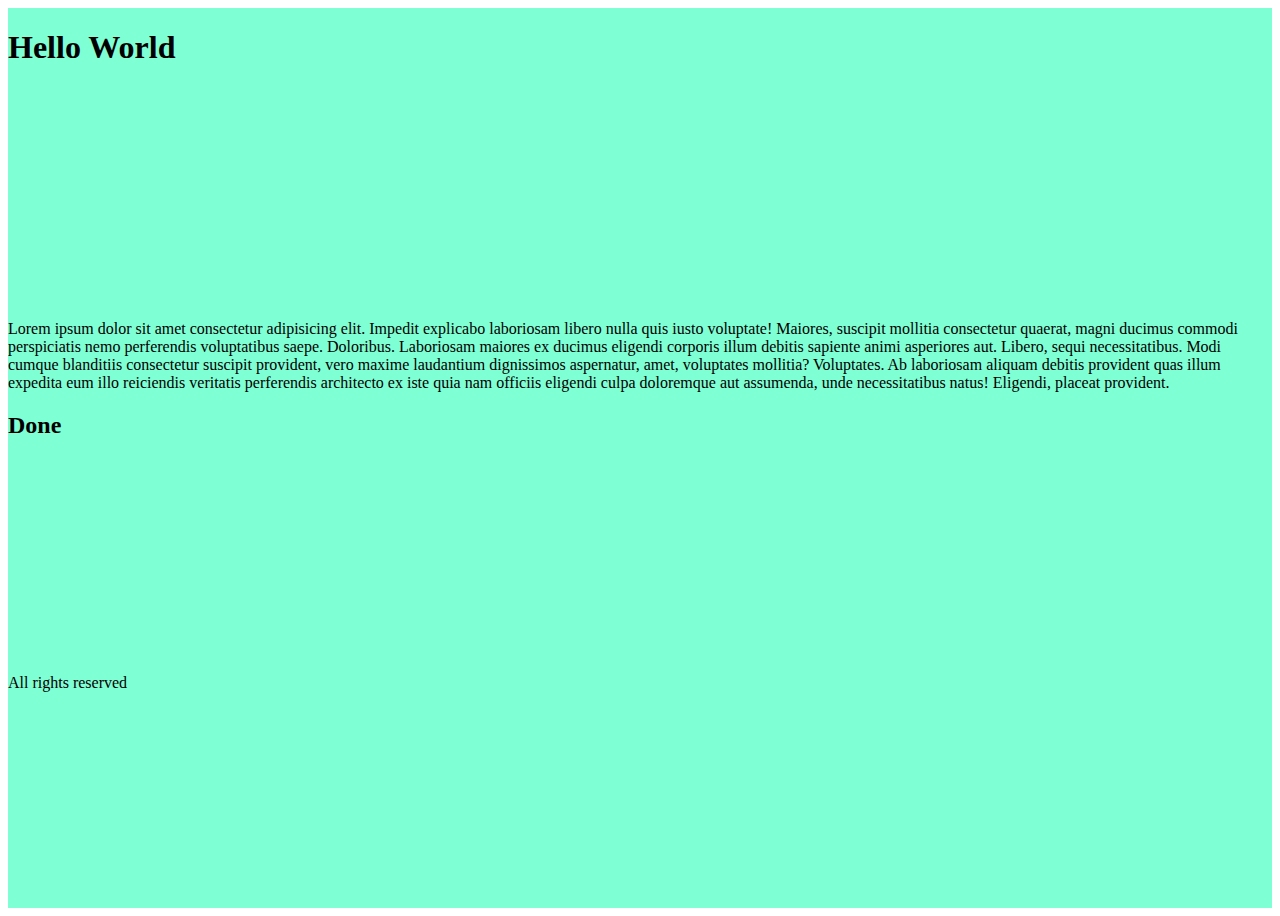
<file: stretch-experiment/index.html>
<!DOCTYPE html>
<html lang="en">

<head>
  <meta charset="UTF-8">
  <meta name="viewport" content="width=device-width, initial-scale=1.0">
  <meta http-equiv="X-UA-Compatible" content="ie=edge">
  <link rel="stylesheet" href="style.css">
  <title>Experimenting with grid: align-content</title>
</head>

<body>
  <main class="main">
    <div class="container">
      <h1>Hello World</h1>

      <section class="content">
        <p>Lorem ipsum dolor sit amet consectetur adipisicing elit. Impedit explicabo laboriosam libero nulla quis iusto
          voluptate! Maiores, suscipit mollitia consectetur quaerat, magni ducimus commodi perspiciatis nemo perferendis
          voluptatibus saepe. Doloribus. Laboriosam maiores ex ducimus eligendi corporis illum debitis sapiente animi asperiores
          aut. Libero, sequi necessitatibus. Modi cumque blanditiis consectetur suscipit provident, vero maxime laudantium
          dignissimos aspernatur, amet, voluptates mollitia? Voluptates. Ab laboriosam aliquam debitis provident quas illum
          expedita eum illo reiciendis veritatis perferendis architecto ex iste quia nam officiis eligendi culpa doloremque
          aut assumenda, unde necessitatibus natus! Eligendi, placeat provident.</p>

        <h2>Done</h2>
      </section>

      <footer>
        All rights reserved
      </footer>
    </div>
  </main>
</body>

</html>
</file>
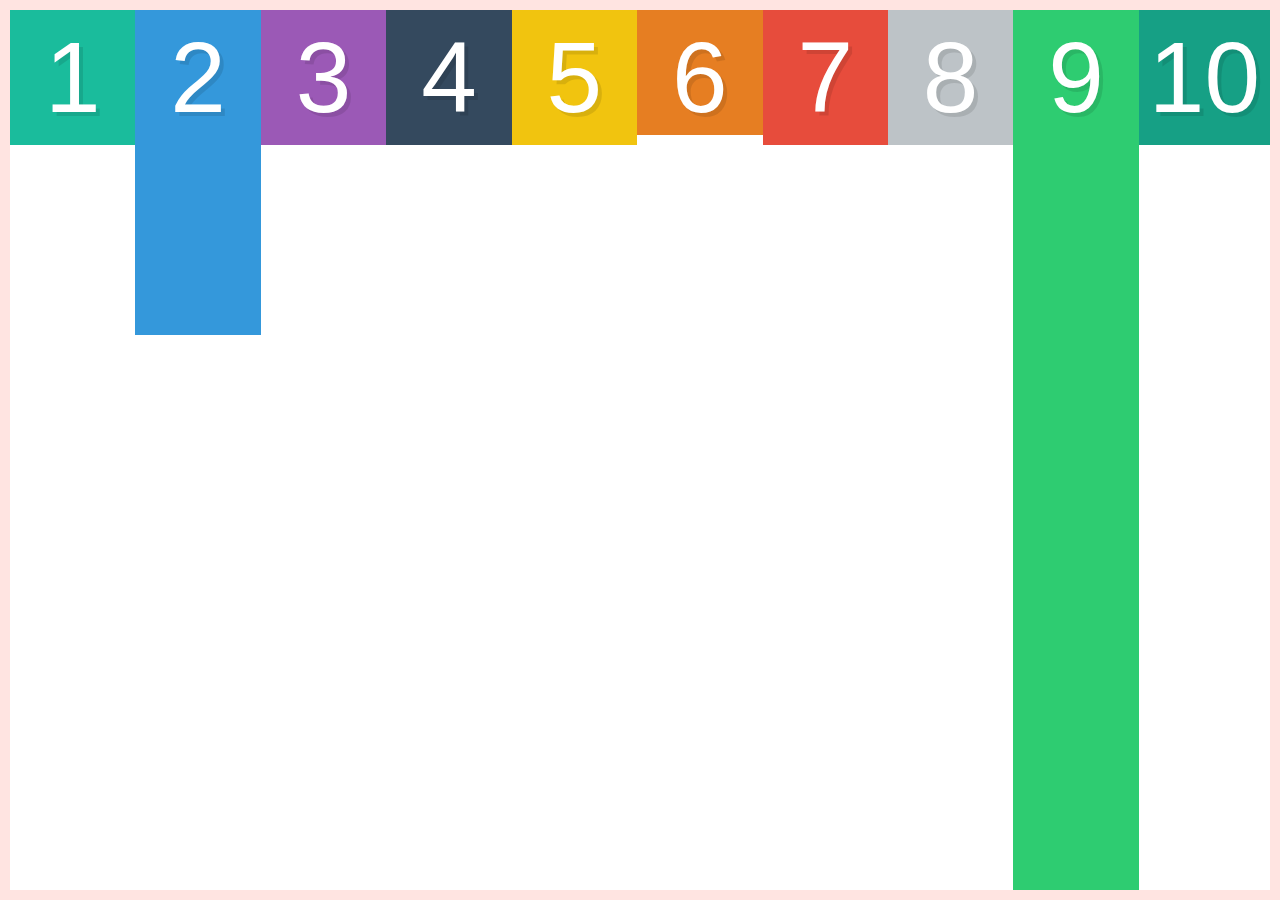
<file: What-The-Flexbox/alignment-and-centering/index.html>
<!doctype html>
<html lang="en">
<head>
  <meta charset="UTF-8">
  <title>FlexBox Tutorial</title>
  <link rel="stylesheet" href="style.css">
</head>
<body>

  <div class="container">
    <div class="box box1">1</div>
    <div class="box box2">2</div>
    <div class="box box3">3</div>
    <div class="box box4">4</div>
    <div class="box box5">5</div>
    <div class="box box6">6</div>
    <div class="box box7">7</div>
    <div class="box box8">8</div>
    <div class="box box9">9</div>
    <div class="box box10">10</div>
  </div>

</body>
</html>
</file>
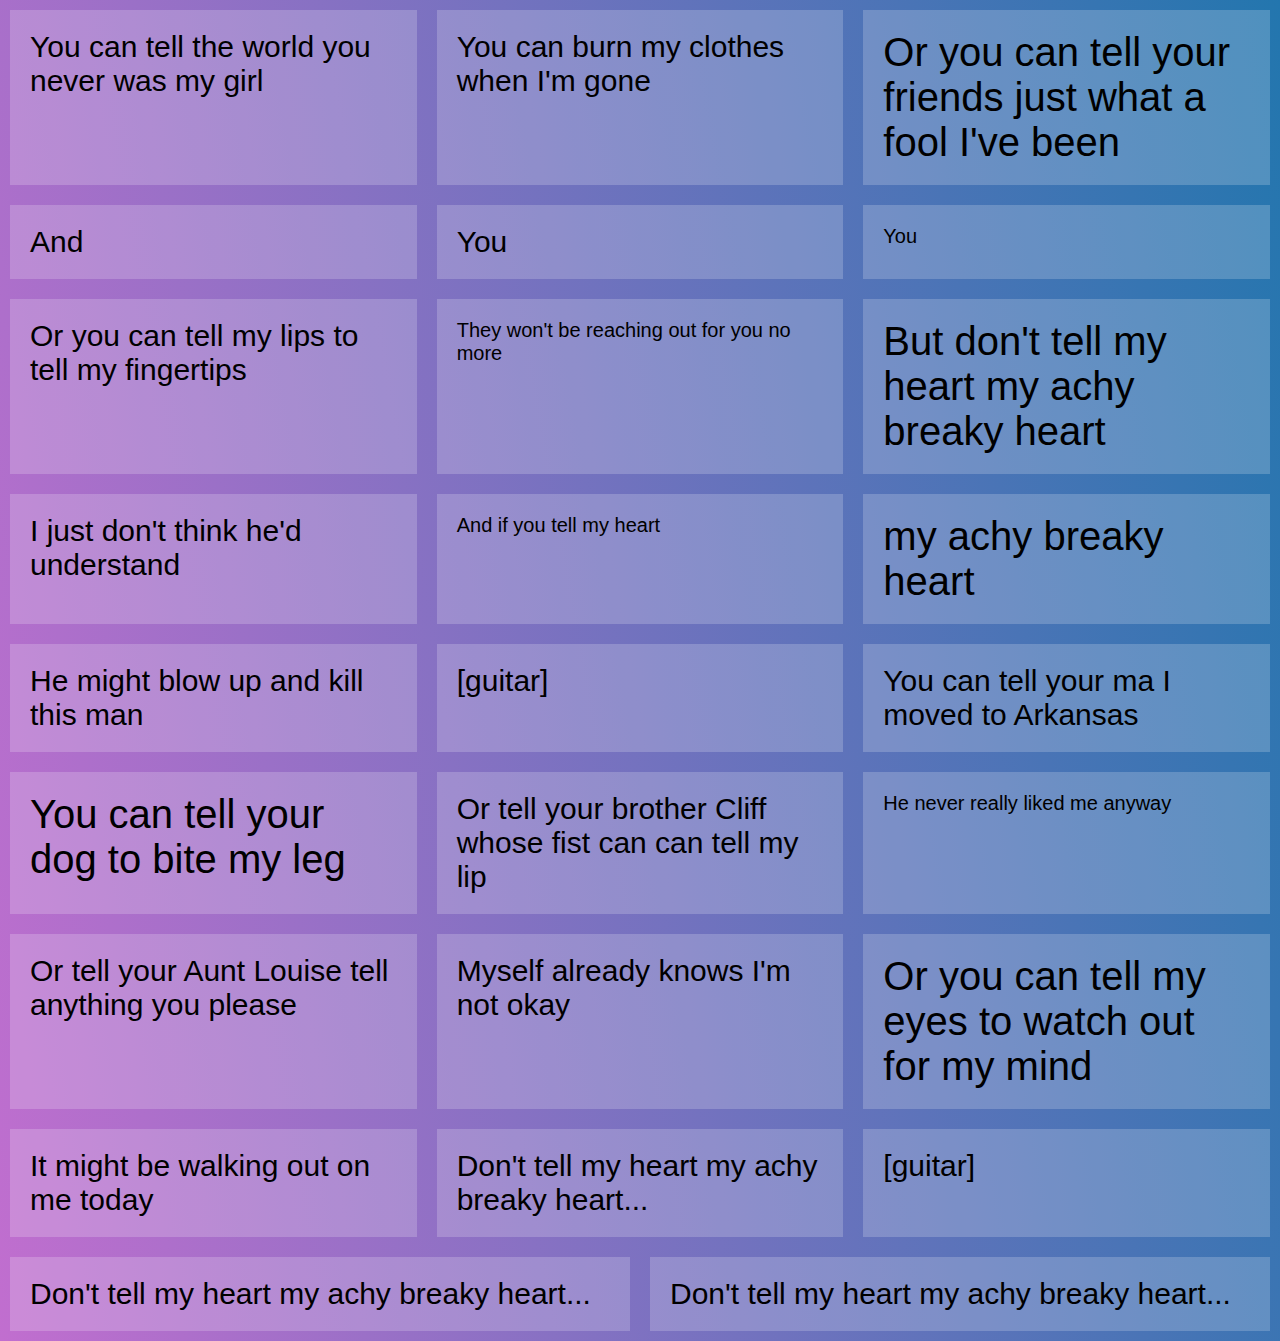
<file: What-The-Flexbox/equal-height-elements/index.html>
<!DOCTYPE html>
<html lang="en">
<head>
  <meta charset="UTF-8">
  <title>FlexBox Nav</title>
  <link rel="stylesheet" href="https://maxcdn.bootstrapcdn.com/font-awesome/4.3.0/css/font-awesome.min.css">
  <link rel="stylesheet" href="style.css">
</head>
<body>

  <div class="elements">

    <div class="item">You can tell the world you never was my girl</div>
    <div class="item">You can burn my clothes when I'm gone</div>
    <div class="item large">Or you can tell your friends just what a fool I've been</div>
    <div class="item">And </div>

    <div class="item">You </div>
    <div class="item small">You </div>
    <div class="item">Or you can tell my lips to tell my fingertips</div>
    <div class="item small">They won't be reaching out for you no more</div>

    <div class="item large">But don't tell my heart my achy breaky heart</div>
    <div class="item">I just don't think he'd understand</div>
    <div class="item small">And if you tell my heart</div>
    <div class="item large">my achy breaky heart</div>
    <div class="item">He might blow up and kill this man</div>

    <div class="item">[guitar]</div>

    <div class="item">You can tell your ma I moved to Arkansas</div>
    <div class="item large">You can tell your dog to bite my leg</div>
    <div class="item">Or tell your brother Cliff whose fist can can tell my lip</div>
    <div class="item small">He never really liked me anyway</div>

    <div class="item">Or tell your Aunt Louise tell anything you please</div>
    <div class="item">Myself already knows I'm not okay</div>
    <div class="item large">Or you can tell my eyes to watch out for my mind</div>
    <div class="item">It might be walking out on me today</div>

    <div class="item">Don't tell my heart my achy breaky heart...</div>

    <div class="item">[guitar]</div>

    <div class="item">Don't tell my heart my achy breaky heart...</div>
    <div class="item">Don't tell my heart my achy breaky heart...</div>

  </div>

</body>
</html>
</file>
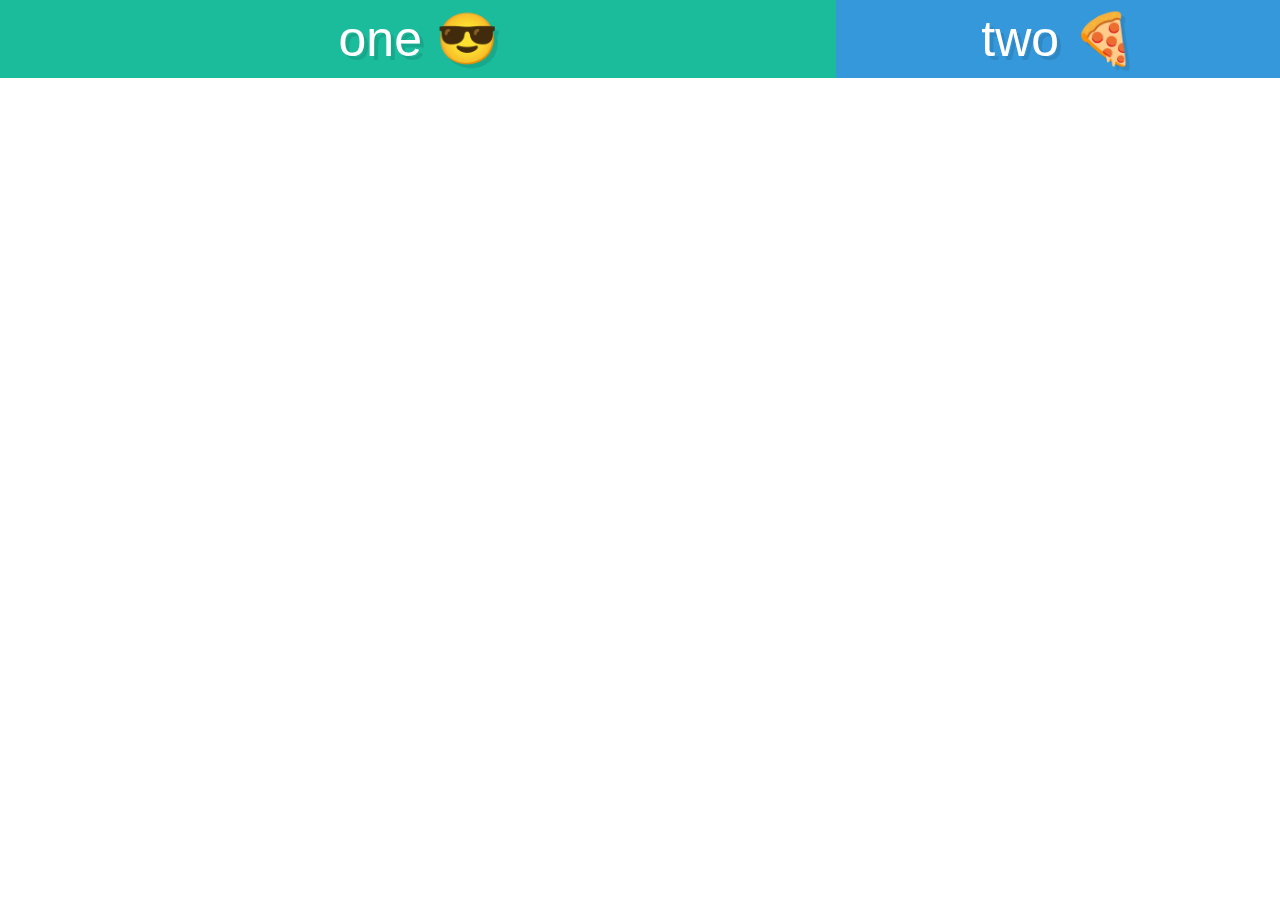
<file: What-The-Flexbox/flex-grow-and-shrink/index.html>
<!doctype html>
<html lang="en">
<head>
  <meta charset="UTF-8">
  <title>FlexBox Tutorial</title>
  <link rel="stylesheet" href="style.css">
</head>
<body>

  <div class="container">
    <div class="box box1">one 😎</div>
    <div class="box box2">two 🍕</div>
  </div>

</body>
</html>
</file>
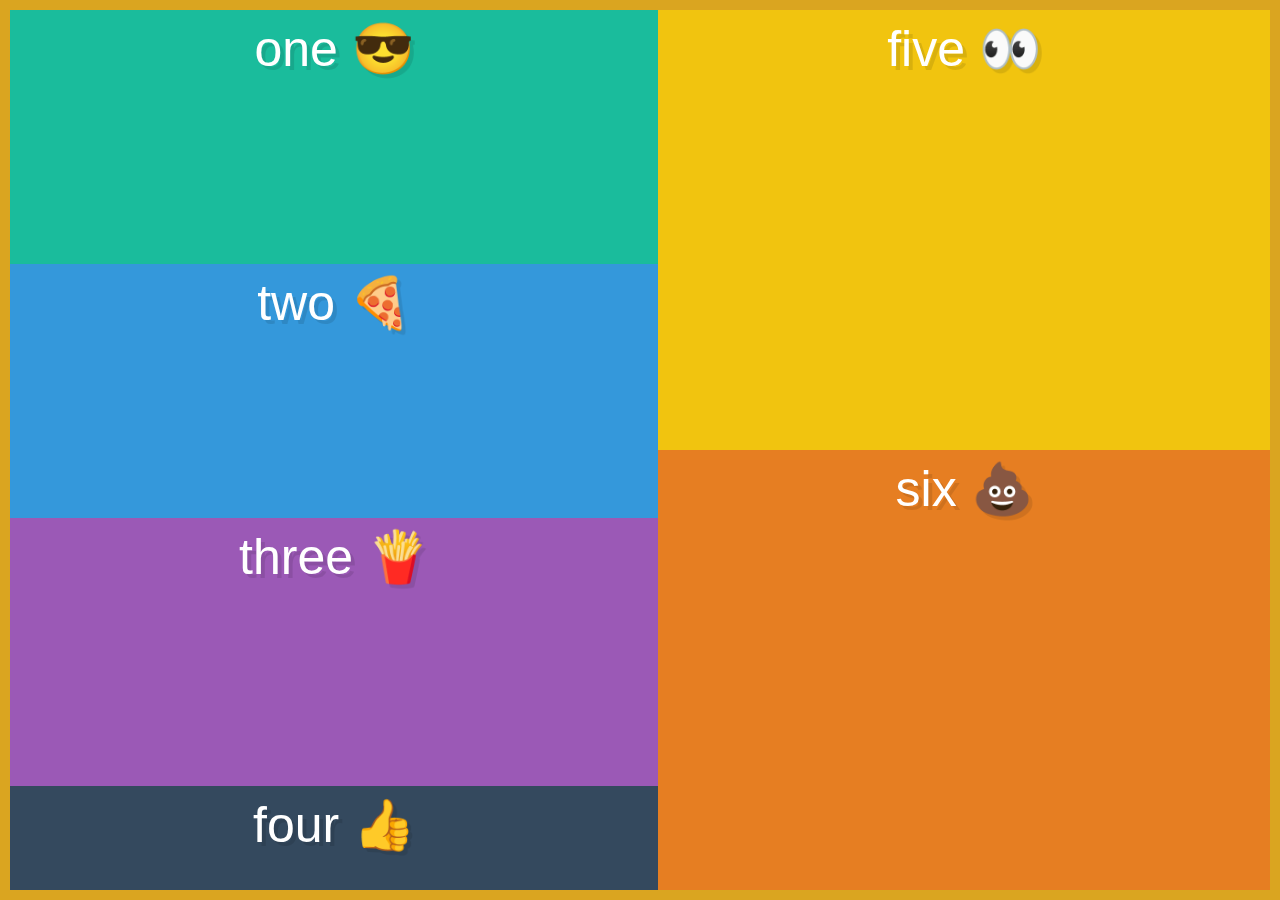
<file: What-The-Flexbox/flex-wrapping-and-columns/index.html>
<!doctype html>
<html lang="en">
<head>
  <meta charset="UTF-8">
  <title>FlexBox Tutorial</title>
  <link rel="stylesheet" href="style.css">
</head>
<body>

  <div class="container">
    <div class="box box1">one 😎</div>
    <div class="box box2">two 🍕</div>
    <div class="box box3">three 🍟</div>
    <div class="box box4">four 👍</div>
    <div class="box box5">five 👀</div>
    <div class="box box6">six 💩</div>
  </div>

</body>
</html>
</file>
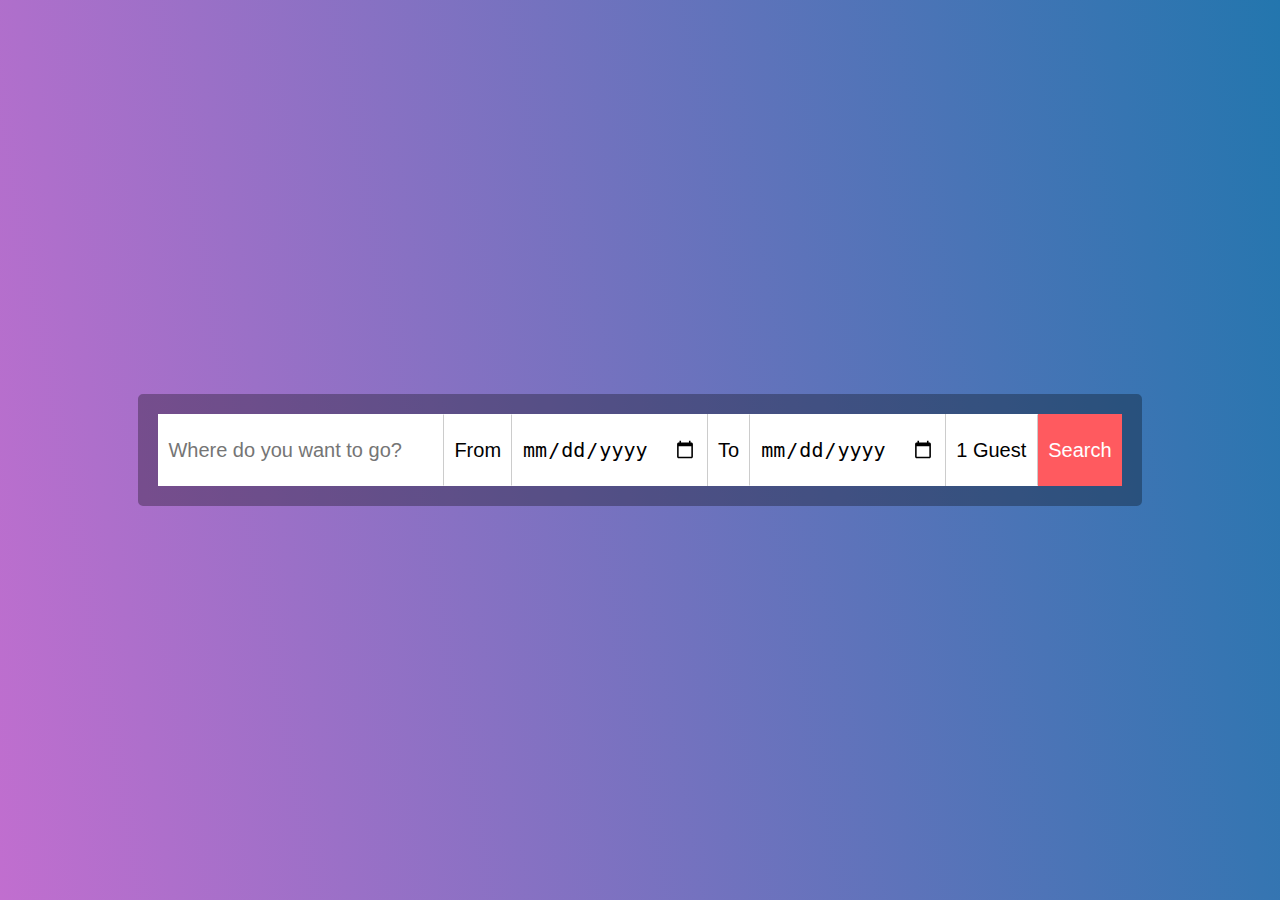
<file: What-The-Flexbox/flexbox-form/index.html>
<!DOCTYPE html>
<html lang="en">
<head>
  <meta charset="UTF-8">
  <title>FlexBox Nav</title>
  <link rel="stylesheet" href="https://maxcdn.bootstrapcdn.com/font-awesome/4.3.0/css/font-awesome.min.css">
  <link rel="stylesheet" href="style.css">
</head>
<body>


  <div class="cover">
    

    <form  class="flex-form">
      
      <input type="search" placeholder="Where do you want to go?">
      
      <label for="from">From</label>
      <input type="date" name="from">

      <label for="from">To</label>
      <input type="date" name="to">

      <select name="" id="">
        <option value="1">1 Guest</option>
        <option value="2">2 Guest</option>
        <option value="3">3 Guest</option>
        <option value="4">4 Guest</option>
        <option value="5">5 Guest</option>
      </select>

      <input type="submit" value="Search">

    </form>

  </div>
  
  <video  class="dog" src="https://s3-us-west-2.amazonaws.com/coverr/mp4/Coverr-Lulu.mp4" autoplay loop></video>

</body>
</html>
</file>
<file: stretch-experiment/style.css>
*, *::before, *::after {
  box-sizing: border-box;
}

html, body, .main {
  min-height: 100vh;
}

.main {
  display: flex;
  width: 100%;
  flex-flow: column;
  background-color: bisque;
}

.container {
  flex: 1;
  display: grid;
  align-content: stretch;
  background-color: aquamarine;
}

/* it seems that align-content: stretch isn't supported at chrome yet, but in firefox it is. */
</file>
<file: What-The-Flexbox/equal-height-elements/style.css>
/* Some CSS Setup - nothing to do with flexbox */
html {
  box-sizing: border-box;
}

*, *:before, *:after {
  box-sizing: inherit;
}

body {
  font-family: sans-serif;
  margin: 0;
  background-image: linear-gradient(260deg, #2376ae 0%, #c16ecf 100%);
}

a {
  color:white;
}

.item.large {
  font-size: 40px;
}

.item.small {
  font-size: 20px;
}

.item {
  background:rgba(255,255,255,0.2);
  margin:10px;
  padding:20px;
  font-size: 30px;
}

/* Flexbox Starts Here: */
.elements {
  display:flex;
  flex-wrap:wrap;
}

.item {
  flex: 1 1 calc(33.33% - 20px);
}
</file>
<file: What-The-Flexbox/flexbox-form/style.css>
/* Some CSS Setup - nothing to do with flexbox */
html {
  box-sizing: border-box;
}

*, *:before, *:after {
  box-sizing: inherit;
}

body {
  font-family: sans-serif;
  margin: 0;
  overflow: hidden;
  background-image: linear-gradient(260deg, #2376ae 0%, #c16ecf 100%);
}

a {
  color:white;
}

.cover  {
  height:100vh;
  width:100%;
}

/*Video*/

.dog {
  height:100%;
  -webkit-filter:blur(5px);
  filter:blur(5px);
  position: absolute;
  top: 0;
}

/*Hack to get them to align properly */
.flex-form > *:not([type="date"]) {
  border-top:1px solid white;
  border-bottom:1px solid white;
}

.flex-form input[type="submit"] {
  background:#FF5A5F;
  border-top: 1px solid #FF5A5F;
  border-bottom: 1px solid #FF5A5F;
  color:white;
}

.flex-form {
  z-index: 10;
  position: relative;
}

.flex-form > * {
  border:0;
  padding:10px;
  background:white;
  line-height:50px;
  font-size: 20px;
  border-radius:0;
  outline:0;
  border-right:1px solid rgba(0,0,0,0.2);
  -webkit-appearance:none;
}

.flex-form > *:last-child {
  border-right: 0;
}

/*Flexbox Starts Here*/

.cover {
  display:flex;
  justify-content:center;
  align-items:center;
}


.flex-form {
  display:flex;
  border:20px solid rgba(0,0,0,0.3);
  border-radius:5px;
}


input[type="search"] {
  flex-basis:500px;
}
</file>
<file: What-The-Flexbox/alignment-and-centering/style.css>
/* CSS Normalize */
article,aside,details,figcaption,figure,footer,header,hgroup,nav,section,summary{display:block;}audio,canvas,video{display:inline-block;}audio:not([controls]){display:none;height:0;}[hidden]{display:none;}html{font-family:sans-serif;-webkit-text-size-adjust:100%;-ms-text-size-adjust:100%;}a:focus{outline:thin dotted;}a:active,a:hover{outline:0;}h1{font-size:2em;}abbr[title]{border-bottom:1px dotted;}b,strong{font-weight:700;}dfn{font-style:italic;}mark{background:#ff0;color:#000;}code,kbd,pre,samp{font-family:monospace, serif;font-size:1em;}pre{white-space:pre-wrap;word-wrap:break-word;}q{quotes:\201C \201D \2018 \2019;}small{font-size:80%;}sub,sup{font-size:75%;line-height:0;position:relative;vertical-align:baseline;}sup{top:-.5em;}sub{bottom:-.25em;}img{border:0;}svg:not(:root){overflow:hidden;}fieldset{border:1px solid silver;margin:0 2px;padding:.35em .625em .75em;}button,input,select,textarea{font-family:inherit;font-size:100%;margin:0;}button,input{line-height:normal;}button,html input[type=button],/* 1 */
input[type=reset],input[type=submit]{-webkit-appearance:button;cursor:pointer;}button[disabled],input[disabled]{cursor:default;}input[type=checkbox],input[type=radio]{box-sizing:border-box;padding:0;}input[type=search]{-webkit-appearance:textfield;-moz-box-sizing:content-box;-webkit-box-sizing:content-box;box-sizing:content-box;}input[type=search]::-webkit-search-cancel-button,input[type=search]::-webkit-search-decoration{-webkit-appearance:none;}textarea{overflow:auto;vertical-align:top;}table{border-collapse:collapse;border-spacing:0;}body,figure{margin:0;}legend,button::-moz-focus-inner,input::-moz-focus-inner{border:0;padding:0;}

/* Box-sizing border-box */
* { -moz-box-sizing: border-box; -webkit-box-sizing: border-box; box-sizing: border-box; }


/* Some default styles to make each box visible */
.box {
  color:white;
  font-size: 100px;
  text-align: center;
  text-shadow:4px 4px 0 rgba(0,0,0,0.1);
  padding:10px;
}

/* Colours for each box */
.box1 { background:#1abc9c;}
.box2 { background:#3498db;}
.box3 { background:#9b59b6;}
.box4 { background:#34495e;}
.box5 { background:#f1c40f;}
.box6 { background:#e67e22;}
.box7 { background:#e74c3c;}
.box8 { background:#bdc3c7;}
.box9 { background:#2ecc71;}
.box10 { background:#16a085;}


/* We start writing out flexbox here. The above is just page setup */
.container {
  display:flex;
  border:10px solid mistyrose;
  height:100vh;
  align-items:flex-start;
}

.box {
  width:33.333%;
}

.box2 {
  padding-bottom: 200px;
}

.box6 {
  padding-bottom: 0;
}

.box9 {
  padding-bottom: 50px;
  align-self:stretch;
}
</file>
<file: What-The-Flexbox/flex-grow-and-shrink/style.css>
/* CSS Normalize */
article,aside,details,figcaption,figure,footer,header,hgroup,nav,section,summary{display:block;}audio,canvas,video{display:inline-block;}audio:not([controls]){display:none;height:0;}[hidden]{display:none;}html{font-family:sans-serif;-webkit-text-size-adjust:100%;-ms-text-size-adjust:100%;}a:focus{outline:thin dotted;}a:active,a:hover{outline:0;}h1{font-size:2em;}abbr[title]{border-bottom:1px dotted;}b,strong{font-weight:700;}dfn{font-style:italic;}mark{background:#ff0;color:#000;}code,kbd,pre,samp{font-family:monospace, serif;font-size:1em;}pre{white-space:pre-wrap;word-wrap:break-word;}q{quotes:\201C \201D \2018 \2019;}small{font-size:80%;}sub,sup{font-size:75%;line-height:0;position:relative;vertical-align:baseline;}sup{top:-.5em;}sub{bottom:-.25em;}img{border:0;}svg:not(:root){overflow:hidden;}fieldset{border:1px solid silver;margin:0 2px;padding:.35em .625em .75em;}button,input,select,textarea{font-family:inherit;font-size:100%;margin:0;}button,input{line-height:normal;}button,html input[type=button],/* 1 */
input[type=reset],input[type=submit]{-webkit-appearance:button;cursor:pointer;}button[disabled],input[disabled]{cursor:default;}input[type=checkbox],input[type=radio]{box-sizing:border-box;padding:0;}input[type=search]{-webkit-appearance:textfield;-moz-box-sizing:content-box;-webkit-box-sizing:content-box;box-sizing:content-box;}input[type=search]::-webkit-search-cancel-button,input[type=search]::-webkit-search-decoration{-webkit-appearance:none;}textarea{overflow:auto;vertical-align:top;}table{border-collapse:collapse;border-spacing:0;}body,figure{margin:0;}legend,button::-moz-focus-inner,input::-moz-focus-inner{border:0;padding:0;}

/* Box-sizing border-box */
* { -moz-box-sizing: border-box; -webkit-box-sizing: border-box; box-sizing: border-box; }


/* Some default styles to make each box visible */
.box {
  color:white;
  font-size: 50px;
  text-align: center;
  text-shadow:4px 4px 0 rgba(0,0,0,0.1);
  padding:10px;
}

/* Colours for each box */
.box1 { background:#1abc9c;}
.box2 { background:#3498db;}
.box3 { background:#9b59b6;}
.box4 { background:#34495e;}
.box5 { background:#f1c40f;}
.box6 { background:#e67e22;}
.box7 { background:#e74c3c;}
.box8 { background:#bdc3c7;}
.box9 { background:#2ecc71;}
.box10 { background:#16a085;}


/* We start writing out flexbox here. The above is just page setup */
.container {
  display:flex;
}

.box1 {
  flex:10 5 400px;
}

.box2 {
  flex:1 1 400px;
}
</file>
<file: What-The-Flexbox/flex-wrapping-and-columns/style.css>
/* CSS Normalize */
article,aside,details,figcaption,figure,footer,header,hgroup,nav,section,summary{display:block;}audio,canvas,video{display:inline-block;}audio:not([controls]){display:none;height:0;}[hidden]{display:none;}html{font-family:sans-serif;-webkit-text-size-adjust:100%;-ms-text-size-adjust:100%;}a:focus{outline:thin dotted;}a:active,a:hover{outline:0;}h1{font-size:2em;}abbr[title]{border-bottom:1px dotted;}b,strong{font-weight:700;}dfn{font-style:italic;}mark{background:#ff0;color:#000;}code,kbd,pre,samp{font-family:monospace, serif;font-size:1em;}pre{white-space:pre-wrap;word-wrap:break-word;}q{quotes:\201C \201D \2018 \2019;}small{font-size:80%;}sub,sup{font-size:75%;line-height:0;position:relative;vertical-align:baseline;}sup{top:-.5em;}sub{bottom:-.25em;}img{border:0;}svg:not(:root){overflow:hidden;}fieldset{border:1px solid silver;margin:0 2px;padding:.35em .625em .75em;}button,input,select,textarea{font-family:inherit;font-size:100%;margin:0;}button,input{line-height:normal;}button,html input[type=button],/* 1 */
input[type=reset],input[type=submit]{-webkit-appearance:button;cursor:pointer;}button[disabled],input[disabled]{cursor:default;}input[type=checkbox],input[type=radio]{box-sizing:border-box;padding:0;}input[type=search]{-webkit-appearance:textfield;-moz-box-sizing:content-box;-webkit-box-sizing:content-box;box-sizing:content-box;}input[type=search]::-webkit-search-cancel-button,input[type=search]::-webkit-search-decoration{-webkit-appearance:none;}textarea{overflow:auto;vertical-align:top;}table{border-collapse:collapse;border-spacing:0;}body,figure{margin:0;}legend,button::-moz-focus-inner,input::-moz-focus-inner{border:0;padding:0;}

/* Box-sizing border-box */
* { -moz-box-sizing: border-box; -webkit-box-sizing: border-box; box-sizing: border-box; }


/* Some default styles to make each box visible */
.box {
  color:white;
  font-size: 50px;
  text-align: center;
  text-shadow:4px 4px 0 rgba(0,0,0,0.1);
  padding:10px;
}

/* Colours for each box */
.box1 { background:#1abc9c;}
.box2 { background:#3498db;}
.box3 { background:#9b59b6;}
.box4 { background:#34495e;}
.box5 { background:#f1c40f;}
.box6 { background:#e67e22;}
.box7 { background:#e74c3c;}
.box8 { background:#bdc3c7;}
.box9 { background:#2ecc71;}
.box10 { background:#16a085;}


/* We start writing out flexbox here. The above is just page setup */
.container {
  display:flex;
  flex-wrap:wrap;
  flex-direction:column;
  border:10px solid goldenrod;
  height:100vh;
}

.box {
  flex-basis:250px;
  flex-grow:1;
}


.box3 {
  flex-grow:5;
}

.box4 {
  flex-basis:100px;  
}
</file>
